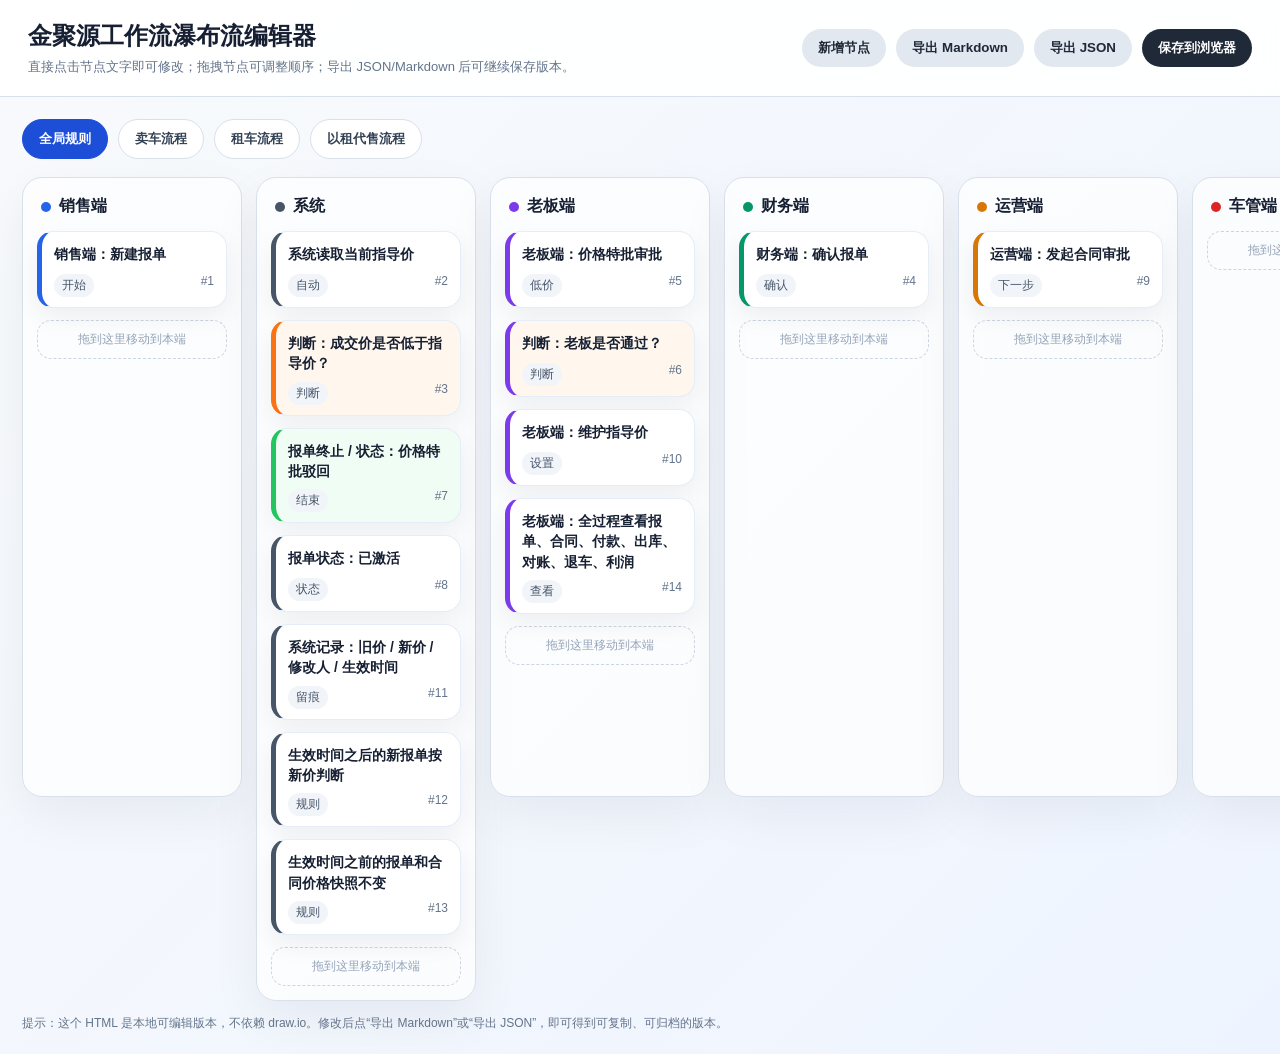
<file: docs/工作流瀑布流编辑器.html>
<!doctype html>
<html lang="zh-CN">
<head>
  <meta charset="utf-8">
  <meta name="viewport" content="width=device-width, initial-scale=1">
  <title>金聚源工作流瀑布流编辑器</title>
  <style>
    :root {
      --ink: #172033;
      --muted: #64748b;
      --line: #d8e0eb;
      --paper: #f6f8fb;
      --card: #ffffff;
      --sales: #2563eb;
      --finance: #059669;
      --ops: #d97706;
      --fleet: #dc2626;
      --boss: #7c3aed;
      --system: #475569;
    }
    * { box-sizing: border-box; }
    body {
      margin: 0;
      background: linear-gradient(135deg, #f8fafc 0%, #eef4ff 100%);
      color: var(--ink);
      font-family: "PingFang SC", "Microsoft YaHei", sans-serif;
    }
    header {
      position: sticky;
      top: 0;
      z-index: 20;
      padding: 20px 28px;
      background: rgba(255,255,255,.9);
      backdrop-filter: blur(14px);
      border-bottom: 1px solid var(--line);
      display: flex;
      justify-content: space-between;
      gap: 16px;
      align-items: center;
    }
    h1 { margin: 0; font-size: 24px; }
    .sub { margin-top: 6px; color: var(--muted); font-size: 13px; }
    .toolbar { display: flex; gap: 10px; flex-wrap: wrap; }
    button {
      border: 0;
      border-radius: 999px;
      padding: 10px 16px;
      background: #1f2937;
      color: #fff;
      cursor: pointer;
      font-weight: 700;
    }
    button.secondary { background: #e2e8f0; color: #1f2937; }
    main { padding: 22px; }
    .tabs {
      display: flex;
      gap: 10px;
      flex-wrap: wrap;
      margin-bottom: 18px;
    }
    .tab {
      background: #fff;
      color: #334155;
      border: 1px solid var(--line);
    }
    .tab.active {
      background: #1d4ed8;
      color: #fff;
      border-color: #1d4ed8;
    }
    .board {
      display: grid;
      grid-template-columns: repeat(6, minmax(220px, 1fr));
      gap: 14px;
      align-items: start;
      min-width: 1320px;
    }
    .column {
      background: rgba(255,255,255,.74);
      border: 1px solid var(--line);
      border-radius: 20px;
      padding: 14px;
      min-height: 620px;
      box-shadow: 0 18px 50px rgba(15,23,42,.06);
    }
    .col-title {
      display: flex;
      align-items: center;
      gap: 8px;
      font-weight: 900;
      margin: 4px 4px 14px;
    }
    .dot {
      width: 10px;
      height: 10px;
      border-radius: 50%;
      background: var(--system);
    }
    .column[data-role="销售端"] .dot { background: var(--sales); }
    .column[data-role="财务端"] .dot { background: var(--finance); }
    .column[data-role="运营端"] .dot { background: var(--ops); }
    .column[data-role="车管端"] .dot { background: var(--fleet); }
    .column[data-role="老板端"] .dot { background: var(--boss); }
    .node {
      position: relative;
      background: var(--card);
      border: 1px solid #e5edf8;
      border-left: 5px solid var(--system);
      border-radius: 16px;
      padding: 12px 12px 10px;
      margin-bottom: 12px;
      box-shadow: 0 10px 24px rgba(15,23,42,.06);
    }
    .node[data-role="销售端"] { border-left-color: var(--sales); }
    .node[data-role="财务端"] { border-left-color: var(--finance); }
    .node[data-role="运营端"] { border-left-color: var(--ops); }
    .node[data-role="车管端"] { border-left-color: var(--fleet); }
    .node[data-role="老板端"] { border-left-color: var(--boss); }
    .node-title {
      font-size: 14px;
      font-weight: 800;
      line-height: 1.45;
      outline: none;
      min-height: 22px;
    }
    .node-meta {
      margin-top: 8px;
      display: flex;
      justify-content: space-between;
      gap: 8px;
      color: var(--muted);
      font-size: 12px;
    }
    .tag {
      padding: 3px 8px;
      border-radius: 999px;
      background: #f1f5f9;
      color: #475569;
      white-space: nowrap;
    }
    .branch {
      background: #fff7ed;
      border-left-color: #f97316;
    }
    .end {
      background: #f0fdf4;
      border-left-color: #22c55e;
    }
    .hint {
      margin: 14px 0 0;
      color: var(--muted);
      font-size: 12px;
    }
    .drop-zone {
      border: 1px dashed #cbd5e1;
      border-radius: 14px;
      padding: 10px;
      color: #94a3b8;
      text-align: center;
      font-size: 12px;
    }
    textarea {
      width: 100%;
      min-height: 220px;
      border: 1px solid var(--line);
      border-radius: 14px;
      padding: 12px;
      font-family: ui-monospace, SFMono-Regular, Menlo, monospace;
    }
    dialog {
      border: 0;
      border-radius: 20px;
      padding: 20px;
      width: min(860px, calc(100vw - 40px));
      box-shadow: 0 30px 80px rgba(15,23,42,.25);
    }
    dialog::backdrop { background: rgba(15,23,42,.45); }
    .dialog-actions { display: flex; justify-content: flex-end; gap: 10px; margin-top: 12px; }
    @media print {
      header, .tabs, .hint { display: none; }
      body { background: #fff; }
      main { padding: 0; }
      .board { min-width: auto; grid-template-columns: repeat(3, 1fr); }
      .column { box-shadow: none; min-height: 0; }
    }
  </style>
</head>
<body>
  <header>
    <div>
      <h1>金聚源工作流瀑布流编辑器</h1>
      <div class="sub">直接点击节点文字即可修改；拖拽节点可调整顺序；导出 JSON/Markdown 后可继续保存版本。</div>
    </div>
    <div class="toolbar">
      <button class="secondary" onclick="addNode()">新增节点</button>
      <button class="secondary" onclick="exportMarkdown()">导出 Markdown</button>
      <button class="secondary" onclick="exportJson()">导出 JSON</button>
      <button onclick="saveLocal()">保存到浏览器</button>
    </div>
  </header>
  <main>
    <div class="tabs" id="tabs"></div>
    <div class="board" id="board"></div>
    <p class="hint">提示：这个 HTML 是本地可编辑版本，不依赖 draw.io。修改后点“导出 Markdown”或“导出 JSON”，即可得到可复制、可归档的版本。</p>
  </main>

  <dialog id="exportDialog">
    <h3 id="exportTitle">导出</h3>
    <textarea id="exportText"></textarea>
    <div class="dialog-actions">
      <button class="secondary" onclick="copyExport()">复制</button>
      <button onclick="document.getElementById('exportDialog').close()">关闭</button>
    </div>
  </dialog>

  <script>
    const roles = ["销售端", "系统", "老板端", "财务端", "运营端", "车管端"];
    const workflows = {
      "全局规则": [
        ["销售端", "销售端：新建报单", "开始"],
        ["系统", "系统读取当前指导价", "自动"],
        ["系统", "判断：成交价是否低于指导价？", "判断", "branch"],
        ["财务端", "财务端：确认报单", "确认"],
        ["老板端", "老板端：价格特批审批", "低价"],
        ["老板端", "判断：老板是否通过？", "判断", "branch"],
        ["系统", "报单终止 / 状态：价格特批驳回", "结束", "end"],
        ["系统", "报单状态：已激活", "状态"],
        ["运营端", "运营端：发起合同审批", "下一步"],
        ["老板端", "老板端：维护指导价", "设置"],
        ["系统", "系统记录：旧价 / 新价 / 修改人 / 生效时间", "留痕"],
        ["系统", "生效时间之后的新报单按新价判断", "规则"],
        ["系统", "生效时间之前的报单和合同价格快照不变", "规则"],
        ["老板端", "老板端：全过程查看报单、合同、付款、出库、对账、退车、利润", "查看"]
      ],
      "卖车流程": [
        ["销售端", "销售端：销售报单 / 新建报单", "开始"],
        ["销售端", "选择车辆：在库车辆", "录入"],
        ["销售端", "销售方式：整车销售", "录入"],
        ["销售端", "填写客户、成交价、定金/首付款、收款信息", "录入"],
        ["系统", "系统生成报单并锁定车辆", "自动"],
        ["系统", "判断：成交价低于指导价？", "判断", "branch"],
        ["老板端", "老板端：审批中心 / 价格特批", "低价"],
        ["老板端", "老板审批：通过或驳回", "确认"],
        ["财务端", "财务端：审批中心 / 报单确认", "查看"],
        ["财务端", "财务点击：确认报单", "确认"],
        ["系统", "报单状态：已激活", "状态"],
        ["运营端", "运营端：销售报单 / 转合同", "点击"],
        ["运营端", "运营生成卖车合同", "发起"],
        ["财务端", "财务端：审批中心 / 合同审批", "确认"],
        ["运营端", "运营端：发起首付款及押金支付流程", "发起"],
        ["运营端", "运营上传客户付款截图", "上传"],
        ["财务端", "财务端：审批中心 / 首次付款", "查看"],
        ["财务端", "财务上传银行到账回单并点击通过", "确认"],
        ["系统", "合同状态：待出库", "状态"],
        ["运营端", "运营端：发起车辆出库", "发起"],
        ["财务端", "财务端：确认合同和款项无误", "确认"],
        ["车管端", "车管端：审批中心 / 车辆出库", "查看"],
        ["车管端", "车管上传出库照片、出库单照片", "上传"],
        ["车管端", "车管点击：确认出库", "确认"],
        ["系统", "车辆状态：已售，卖车流程结束", "结束", "end"],
        ["老板端", "老板端：查看全过程记录", "查看"]
      ],
      "租车流程": [
        ["销售端", "销售端：销售报单 / 新建报单", "开始"],
        ["销售端", "选择车辆：在库车辆", "录入"],
        ["销售端", "销售方式：经营租赁", "录入"],
        ["销售端", "填写客户、租期、租金、押金、成交价/租赁总价", "录入"],
        ["系统", "系统生成报单并锁定车辆", "自动"],
        ["系统", "判断：成交价低于指导价？", "判断", "branch"],
        ["老板端", "老板端：审批中心 / 价格特批", "低价"],
        ["财务端", "财务端：审批中心 / 报单确认", "查看"],
        ["财务端", "财务点击：确认报单", "确认"],
        ["系统", "报单状态：已激活", "状态"],
        ["运营端", "运营端：销售报单 / 转合同", "点击"],
        ["运营端", "运营生成租赁合同", "发起"],
        ["财务端", "财务端：审批中心 / 合同审批", "确认"],
        ["运营端", "运营端：发起押金支付流程", "发起"],
        ["运营端", "运营上传客户付款截图", "上传"],
        ["财务端", "财务上传银行到账回单并点击通过", "确认"],
        ["系统", "合同状态：待出库", "状态"],
        ["运营端", "运营端：发起车辆出库", "发起"],
        ["财务端", "财务端：确认合同和押金到账", "确认"],
        ["车管端", "车管上传出库照片、出库单照片并确认出库", "确认"],
        ["系统", "车辆状态：租赁中", "状态"],
        ["运营端", "运营端：每期发起还款对账", "发起"],
        ["财务端", "财务端：核对银行回单、流水号", "核对"],
        ["系统", "该期账单状态：已还款；有未还期数则继续对账", "循环"],
        ["销售端", "租期结束：销售端车辆管理 / 发起退车", "发起"],
        ["车管端", "车管端：退车验工，填写验车、工具、损伤、照片", "填写"],
        ["运营端", "运营端：填写租金、违章、ETC、保养、事故等数据", "填写"],
        ["财务端", "财务端：复核扣款、押金、退款金额、退款账户", "复核"],
        ["老板端", "老板端：领导审批，如需退款确认", "确认"],
        ["财务端", "财务端：执行出款", "出款"],
        ["系统", "车辆状态：在库 / 二手车，租车流程结束", "结束", "end"]
      ],
      "以租代售流程": [
        ["销售端", "销售端：销售报单 / 新建报单", "开始"],
        ["销售端", "选择车辆：在库车辆", "录入"],
        ["销售端", "销售方式：以租代售 / 以租代购", "录入"],
        ["销售端", "填写客户、成交价、首付、押金、月供、期数", "录入"],
        ["系统", "系统生成报单并锁定车辆", "自动"],
        ["系统", "判断：成交价低于指导价？", "判断", "branch"],
        ["老板端", "老板端：审批中心 / 价格特批", "低价"],
        ["财务端", "财务端：审批中心 / 报单确认", "查看"],
        ["财务端", "财务点击：确认报单", "确认"],
        ["系统", "报单状态：已激活", "状态"],
        ["运营端", "运营端：销售报单 / 转合同", "点击"],
        ["运营端", "运营生成以租代售合同", "发起"],
        ["财务端", "财务端：审批中心 / 合同审批", "确认"],
        ["运营端", "运营端：发起首付款及押金支付流程", "发起"],
        ["运营端", "运营上传客户付款截图", "上传"],
        ["财务端", "财务上传银行到账回单并点击通过", "确认"],
        ["系统", "合同状态：待出库", "状态"],
        ["运营端", "运营端：发起车辆出库", "发起"],
        ["财务端", "财务端：确认合同、首付款、押金到账", "确认"],
        ["车管端", "车管上传出库照片、出库单照片并确认出库", "确认"],
        ["系统", "车辆状态：以租代售", "状态"],
        ["运营端", "运营端：每期发起还款对账", "发起"],
        ["财务端", "财务端：核对银行回单、流水号", "核对"],
        ["系统", "全部期数还清后标记合同结清/待过户", "判断"],
        ["运营端", "运营端：确认尾款和费用全部结清", "确认"],
        ["财务端", "财务端：复核全部回款", "复核"],
        ["系统", "合同状态：已结清；车辆状态：已售", "结束", "end"],
        ["老板端", "老板端：查看全过程记录", "查看"]
      ]
    };

    let current = Object.keys(workflows)[0];

    function init() {
      const saved = localStorage.getItem("jgy_workflow_waterfall");
      if (saved) {
        try {
          Object.assign(workflows, JSON.parse(saved));
        } catch (e) {}
      }
      renderTabs();
      renderBoard();
    }

    function renderTabs() {
      const tabs = document.getElementById("tabs");
      tabs.innerHTML = "";
      Object.keys(workflows).forEach(name => {
        const btn = document.createElement("button");
        btn.className = "tab" + (name === current ? " active" : "");
        btn.textContent = name;
        btn.onclick = () => { current = name; renderTabs(); renderBoard(); };
        tabs.appendChild(btn);
      });
    }

    function renderBoard() {
      const board = document.getElementById("board");
      board.innerHTML = "";
      roles.forEach(role => {
        const col = document.createElement("section");
        col.className = "column";
        col.dataset.role = role;
        col.ondragover = e => e.preventDefault();
        col.ondrop = e => moveNode(e, role);
        col.innerHTML = `<div class="col-title"><span class="dot"></span>${role}</div>`;
        workflows[current].forEach((node, index) => {
          if (node[0] !== role) return;
          col.appendChild(renderNode(node, index));
        });
        const zone = document.createElement("div");
        zone.className = "drop-zone";
        zone.textContent = "拖到这里移动到本端";
        col.appendChild(zone);
        board.appendChild(col);
      });
    }

    function renderNode(node, index) {
      const div = document.createElement("article");
      div.className = "node " + (node[3] || "");
      div.dataset.role = node[0];
      div.draggable = true;
      div.ondragstart = e => e.dataTransfer.setData("text/plain", String(index));
      div.innerHTML = `
        <div class="node-title" contenteditable="true" oninput="editNode(${index}, this.textContent)">${escapeHtml(node[1])}</div>
        <div class="node-meta">
          <span class="tag">${escapeHtml(node[2] || "节点")}</span>
          <span>#${index + 1}</span>
        </div>
      `;
      return div;
    }

    function editNode(index, value) {
      workflows[current][index][1] = value.trim();
    }

    function moveNode(event, role) {
      const index = Number(event.dataTransfer.getData("text/plain"));
      if (Number.isNaN(index)) return;
      workflows[current][index][0] = role;
      renderBoard();
    }

    function addNode() {
      workflows[current].push(["系统", "新节点：点击这里修改内容", "新增"]);
      renderBoard();
    }

    function exportMarkdown() {
      const lines = [`# ${current}`, ""];
      roles.forEach(role => {
        const list = workflows[current].filter(node => node[0] === role);
        if (!list.length) return;
        lines.push(`## ${role}`, "");
        list.forEach((node, i) => lines.push(`${i + 1}. ${node[1]}（${node[2] || "节点"}）`));
        lines.push("");
      });
      showExport("导出 Markdown", lines.join("\\n"));
    }

    function exportJson() {
      showExport("导出 JSON", JSON.stringify(workflows, null, 2));
    }

    function saveLocal() {
      localStorage.setItem("jgy_workflow_waterfall", JSON.stringify(workflows));
      alert("已保存到当前浏览器。");
    }

    function showExport(title, text) {
      document.getElementById("exportTitle").textContent = title;
      document.getElementById("exportText").value = text;
      document.getElementById("exportDialog").showModal();
    }

    async function copyExport() {
      await navigator.clipboard.writeText(document.getElementById("exportText").value);
      alert("已复制。");
    }

    function escapeHtml(value) {
      return String(value).replace(/[&<>"']/g, s => ({
        "&": "&amp;", "<": "&lt;", ">": "&gt;", '"': "&quot;", "'": "&#39;"
      }[s]));
    }

    init();
  </script>
</body>
</html>
</file>
